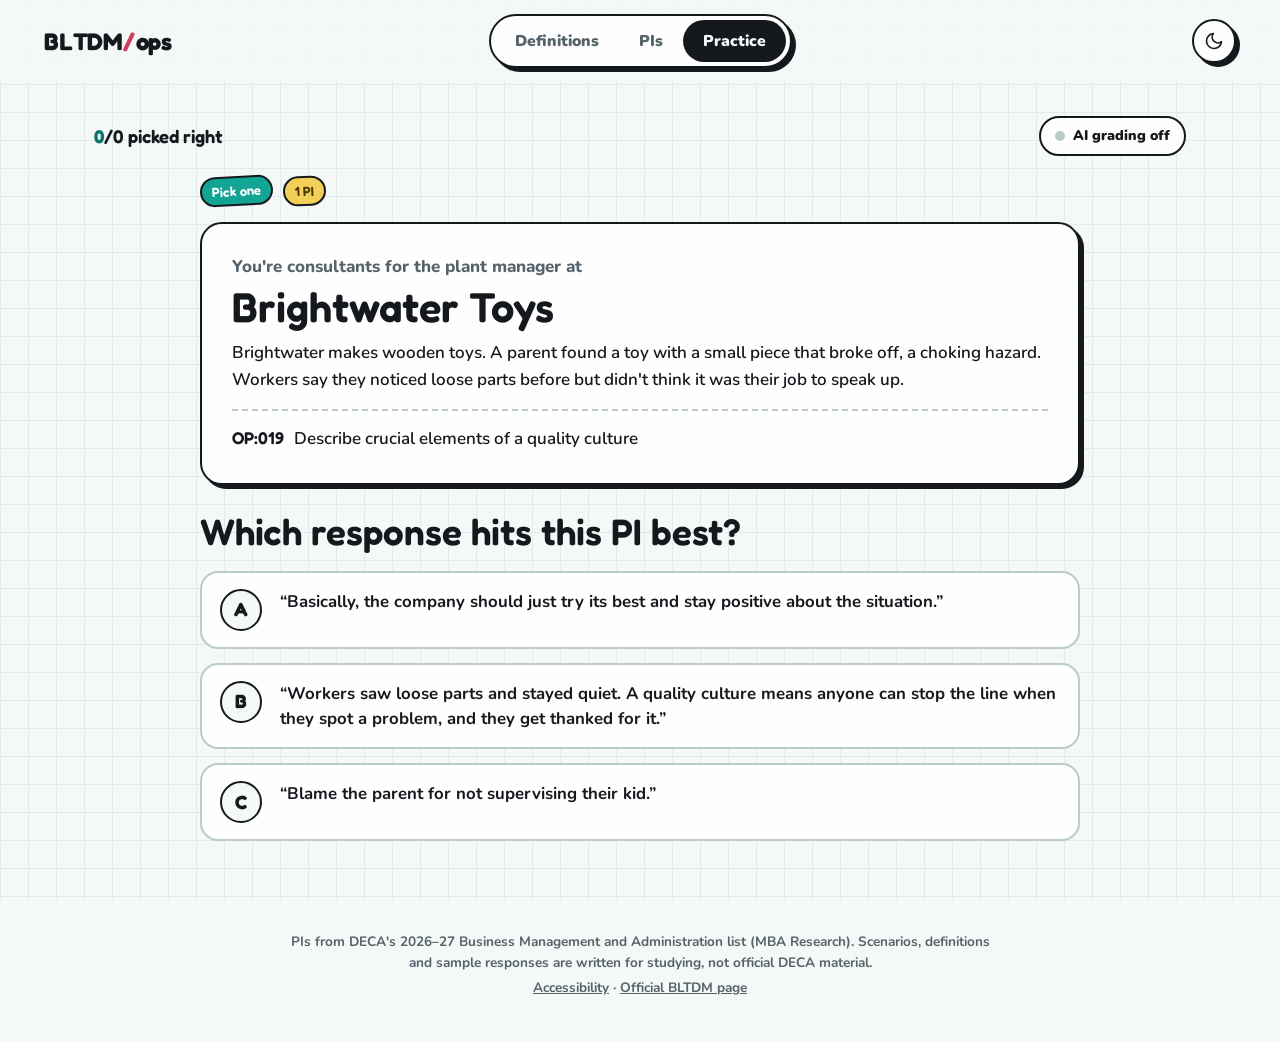
<file: index.html>
<!DOCTYPE html>
<html lang="en">
<head>
<meta charset="utf-8">
<meta name="viewport" content="width=device-width,initial-scale=1,viewport-fit=cover">
<title>BLTDM Ops Prep · Definitions, PIs and practice</title>
<meta name="description" content="Study DECA BLTDM Operations: 99 definitions, all 64 Operations PIs explained, and practice that has you pick and write judge-ready responses.">
<meta name="theme-color" content="#F4F8F7">
<link rel="icon" href="favicon.svg" type="image/svg+xml">
<link rel="manifest" href="manifest.webmanifest">
<link rel="apple-touch-icon" href="apple-touch-icon.png">
<meta name="apple-mobile-web-app-capable" content="yes">
<meta name="mobile-web-app-capable" content="yes">
<meta name="apple-mobile-web-app-title" content="BLTDM Prep">
<link rel="preconnect" href="https://fonts.googleapis.com">
<link rel="preconnect" href="https://fonts.gstatic.com" crossorigin>
<link href="https://fonts.googleapis.com/css2?family=Courgette&family=Fredoka:wght@500;600;700&family=Nunito:wght@500;700;800;900&display=swap" rel="stylesheet">
<link rel="stylesheet" href="style.css?v=7">
</head>
<body>
<a class="skip" href="#main">Skip to content</a>

<header class="top">
  <a class="mark" href="#practice" data-tip="Go to practice">BLTDM<i>/</i>ops</a>
  <nav class="tabs" aria-label="Sections">
    <a href="#defs" data-tip="99 law, ethics and operations terms">Definitions</a>
    <a href="#pis" data-tip="All 64 Operations PIs, explained">PIs</a>
    <a href="#practice" data-tip="Pick the better response, or write your own and get graded">Practice</a>
  </nav>
  <button class="themebtn" id="theme" aria-label="Switch light or dark mode" data-tip="Switch light or dark mode">
    <svg viewBox="0 0 24 24" width="20" height="20"><path d="M21 12.8A9 9 0 1 1 11.2 3a7 7 0 0 0 9.8 9.8z" fill="none" stroke="currentColor" stroke-width="2" stroke-linejoin="round"/></svg>
  </button>
</header>

<main id="main">

  <!-- DEFINITIONS -->
  <section class="view" id="v-defs" aria-labelledby="h-defs" hidden>
    <div class="hero">
      <h1 id="h-defs">Definitions</h1>
      <p>99 words that show the judge you know law, ethics and operations. Each one is tagged with the PIs it helps you hit.</p>
    </div>
    <div class="toolbar">
      <label class="search"><svg viewBox="0 0 24 24"><path d="M10.5 4a6.5 6.5 0 1 1 0 13 6.5 6.5 0 0 1 0-13zM20 20l-4.6-4.6" fill="none" stroke="currentColor" stroke-width="2.4" stroke-linecap="round"/></svg><input id="dSearch" type="search" placeholder="Search, like OSHA or tariff" aria-label="Search definitions"></label>
      <p class="count" id="dCount"></p>
    </div>
    <nav class="az" id="az" aria-label="Jump to letter"></nav>
    <div id="dList"></div>
  </section>

  <!-- PIS -->
  <section class="view" id="v-pis" aria-labelledby="h-pis" hidden>
    <div class="hero">
      <h1 id="h-pis">The 64 PIs</h1>
      <p>Every Operations PI that can show up in BLTDM, from DECA's official 2026–27 list. Tap a tag to see what it means, how to use it and what to say.</p>
    </div>
    <div class="toolbar">
      <div class="chips" id="piFilters" role="group" aria-label="Filter PIs by topic"></div>
    </div>
    <div class="tags" id="piGrid"></div>
  </section>

  <!-- PRACTICE -->
  <section class="view" id="v-practice" aria-labelledby="h-practice" hidden>
    <h1 class="sr" id="h-practice">Practice</h1>
    <div class="pbar">
      <p class="score" id="pScore" data-tip="Your score this session"></p>
      <button class="keybtn" id="keyBtn" data-tip="Set up AI grading for written answers"></button>
    </div>
    <div class="stage" id="stage" aria-live="polite"></div>
  </section>

  <footer class="foot">
    <p>PIs from DECA's 2026–27 Business Management and Administration list (MBA Research). Scenarios, definitions and sample responses are written for studying, not official DECA material.</p>
    <p><a href="accessibility.html">Accessibility</a> · <a href="https://www.deca.org/compete/business-law-and-ethics-team-decision-making">Official BLTDM page</a></p>
  </footer>
</main>

<dialog class="sheet" id="keySheet" aria-labelledby="ksTitle">
  <form id="keyForm">
    <h2 id="ksTitle">AI grading</h2>
    <p>Written answers are graded by Google's Gemini. Paste a free API key from <a href="https://aistudio.google.com/apikey">aistudio.google.com/apikey</a>. It's saved only on this device and sent only to Google.</p>
    <label class="field"><span>Gemini API key</span><input id="keyInput" type="password" autocomplete="off" spellcheck="false" placeholder="Paste your key"></label>
    <p class="hint">No key? Written answers still get a quick offline check for PI ideas and vocab.</p>
    <div class="sheet-btns">
      <button class="btn ghost" type="button" id="keyClear">Remove key</button>
      <button class="btn" type="button" id="keyCancel">Cancel</button>
      <button class="btn primary" type="submit">Save key</button>
    </div>
  </form>
</dialog>

<div class="tip" id="tip" role="tooltip" hidden></div>
<script src="data.js?v=6"></script>
<script src="guide.js?v=6"></script>
<script src="practice.js?v=7"></script>
<script src="scenarios.js?v=7"></script>
<script src="app.js?v=7"></script>
<script>if ("serviceWorker" in navigator && location.protocol === "https:") navigator.serviceWorker.register("sw.js").catch(() => {});</script>
</body>
</html>
</file>
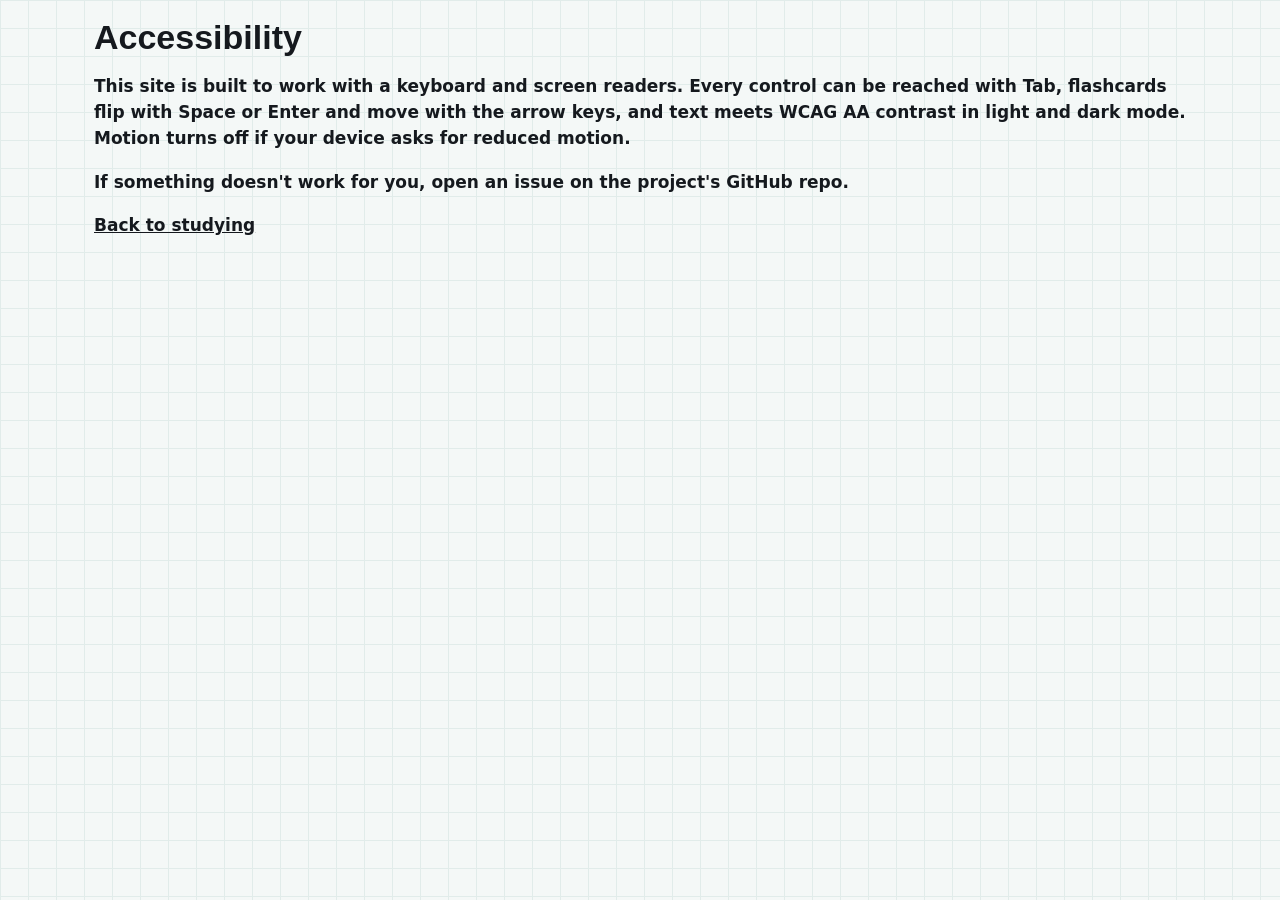
<file: accessibility.html>
<!DOCTYPE html><html lang="en"><head><meta charset="utf-8"><meta name="viewport" content="width=device-width,initial-scale=1"><title>Accessibility · BLTDM Ops Prep</title><link rel="icon" href="favicon.svg"><link rel="stylesheet" href="style.css"></head>
<body><main><div class="intro"><h1>Accessibility</h1><p>This site is built to work with a keyboard and screen readers. Every control can be reached with Tab, flashcards flip with Space or Enter and move with the arrow keys, and text meets WCAG AA contrast in light and dark mode. Motion turns off if your device asks for reduced motion.</p><p>If something doesn't work for you, open an issue on the project's GitHub repo.</p><p><a href="./">Back to studying</a></p></div></main></body></html>
</file>
<file: style.css>
/* BLTDM Ops Prep. Art direction: graph-paper study desk with sticker labels and paper PI tags
   (from Awwwards refs "Design Quiz" and "The Moral Catch"), in the mint + rose house palette. */
:root{
  --bg:#F4F8F7; --grid:#E1ECEA; --paper:#FDFEFD; --ink:#15191E; --mute:#56636A; --line:#D3DFDD; --line2:#BCCBC8;
  --mint:#0B776C; --mintFill:#12A594; --mintSoft:#DDF2EE; --onMint:#FDFEFD;
  --rose:#D0405F; --roseSoft:#FBE4EA; --sun:#F2CF56; --sunInk:#4A3B05;
  --good:#0B776C; --bad:#B8314F;
  --shadow:4px 4px 0 var(--ink);
}
[data-theme=dark]{
  --bg:#11141A; --grid:#1A1F27; --paper:#1A1E26; --ink:#EEF1F3; --mute:#A3AEB6; --line:#2B313C; --line2:#3C4452;
  --mint:#F4F6F8; --mintFill:#3CC7B0; --mintSoft:#173630; --onMint:#11141A;
  --rose:#F2708F; --roseSoft:#3A1D27; --sun:#E8C552; --sunInk:#2A2003;
  --good:#5FD9C3; --bad:#FF8FA9;
  --shadow:4px 4px 0 #000;
}
*{box-sizing:border-box}
@media (pointer:fine){html{overscroll-behavior-y:none}}
html{scroll-padding-top:150px}
body{margin:0;color:var(--ink);font:17px/1.55 Nunito,system-ui,sans-serif;font-weight:600;-webkit-font-smoothing:antialiased;
  background-color:var(--bg);
  background-image:linear-gradient(var(--grid) 1.5px,transparent 1.5px),linear-gradient(90deg,var(--grid) 1.5px,transparent 1.5px);
  background-size:28px 28px;background-attachment:fixed}
h1,h2,h3{font-family:Fredoka,sans-serif;font-weight:600;line-height:1.05;margin:0}
a{color:inherit}
button{font:inherit;color:inherit}
:focus-visible{outline:3px solid var(--rose);outline-offset:3px;border-radius:10px}
.sr{position:absolute;width:1px;height:1px;overflow:hidden;clip:rect(0 0 0 0)}
.skip{position:absolute;left:-999px;top:8px;background:var(--paper);padding:8px 12px;border-radius:8px;z-index:50}
.skip:focus{left:8px}

/* ---------- header ---------- */
.top{position:sticky;top:0;z-index:20;display:grid;grid-template-columns:1fr auto 1fr;align-items:center;gap:16px;
  padding:calc(14px + env(safe-area-inset-top)) clamp(16px,4vw,44px) 14px;background:color-mix(in srgb,var(--bg) 90%,transparent);backdrop-filter:blur(8px)}
.mark{font-family:Fredoka,sans-serif;font-weight:700;font-size:1.5rem;text-decoration:none;letter-spacing:-.01em}
.mark i{font-style:normal;color:var(--rose);margin:0 1px}
.tabs{display:flex;background:var(--paper);border:2.5px solid var(--ink);border-radius:999px;padding:4px;box-shadow:var(--shadow)}
.tabs a{padding:9px 20px;border-radius:999px;text-decoration:none;font-weight:900;font-size:.98rem;color:var(--mute);white-space:nowrap;transition:background .15s,color .15s}
.tabs a:hover{color:var(--ink)}
.tabs a[aria-current=page]{background:var(--ink);color:var(--bg)}
.themebtn{justify-self:end;border:2.5px solid var(--ink);background:var(--paper);border-radius:50%;width:44px;height:44px;display:grid;place-items:center;cursor:pointer;box-shadow:var(--shadow)}
.themebtn:active{transform:translate(2px,2px);box-shadow:2px 2px 0 var(--ink)}

main{max-width:1180px;margin:0 auto;padding:20px clamp(16px,4vw,44px) 40px}

/* ---------- hero ---------- */
.hero{padding:34px 0 26px;max-width:780px}
.hero h1{font-size:clamp(3.2rem,10vw,7.2rem);letter-spacing:-.03em}
.hero p{font-size:1.15rem;color:var(--mute);margin:14px 0 0;max-width:56ch}
.toolbar{display:flex;align-items:center;gap:16px;flex-wrap:wrap;margin-bottom:18px}
.search{flex:1;max-width:520px;display:flex;align-items:center;gap:10px;background:var(--paper);border:2.5px solid var(--ink);border-radius:16px;padding:0 16px;box-shadow:var(--shadow)}
.search svg{width:20px;height:20px;flex:none;color:var(--mute)}
.search input{flex:1;border:0;background:none;font:inherit;font-weight:800;color:var(--ink);padding:13px 0;outline:none;min-width:0}
.count{margin:0;font-weight:900;color:var(--mute)}

/* stickers + chips */
.sticker{display:inline-block;font-family:Fredoka,sans-serif;font-weight:600;font-size:.82rem;padding:3px 10px;border-radius:999px;border:2px solid var(--ink);background:var(--sun);color:var(--sunInk);transform:rotate(-3deg);white-space:nowrap}
.sticker.mint{background:var(--mintFill);color:#fff}
.sticker.rose{background:var(--rose);color:#fff}
[data-theme=dark] .sticker.mint,[data-theme=dark] .sticker.rose{color:#11141A}
.chips{display:flex;flex-wrap:wrap;gap:8px}
.chip{border:2px solid var(--ink);background:var(--paper);padding:6px 14px;border-radius:999px;font-weight:900;font-size:.9rem;cursor:pointer}
.chip:hover{background:var(--mintSoft)}
.chip[aria-pressed=true]{background:var(--ink);color:var(--bg)}

/* ---------- definitions ---------- */
.az{display:flex;flex-wrap:wrap;gap:4px;margin:0 0 10px}
.az a{width:34px;height:34px;display:grid;place-items:center;border-radius:10px;font-family:Fredoka,sans-serif;font-weight:600;text-decoration:none;color:var(--mute)}
.az a:hover{background:var(--paper);color:var(--ink)}
.letter{display:grid;grid-template-columns:120px 1fr;gap:20px;border-top:2.5px solid var(--ink);padding:18px 0 8px}
.letter>h2{font-size:4.2rem;color:var(--rose);line-height:.9}
.terms{display:grid;grid-template-columns:repeat(auto-fill,minmax(300px,1fr));gap:14px}
.term{background:var(--paper);border:2px solid var(--line2);border-radius:16px;padding:16px 18px}
.term h3{font-size:1.3rem;margin-bottom:6px}
.term p{margin:0;color:var(--mute);font-weight:600}
.term .pis{display:flex;flex-wrap:wrap;gap:6px;margin-top:10px}
.pi-mini{font-size:.74rem;font-weight:900;border:2px solid var(--line2);border-radius:7px;padding:0 6px;color:var(--mute);text-decoration:none}
.pi-mini:hover{border-color:var(--ink);color:var(--ink)}
.empty{font-weight:800;color:var(--mute);padding:30px 0}

/* ---------- PI tags ---------- */
.tags{display:grid;grid-template-columns:repeat(auto-fill,minmax(270px,1fr));gap:18px;align-items:start}
.ptag{position:relative;background:var(--paper);border:2.5px solid var(--ink);border-radius:8px 22px 22px 22px;box-shadow:var(--shadow);text-align:left;padding:20px 20px 18px 20px;cursor:pointer;width:100%;transition:transform .15s}
.ptag:hover{transform:translate(-2px,-2px);box-shadow:6px 6px 0 var(--ink)}
.ptag::before{content:"";position:absolute;top:16px;right:16px;width:12px;height:12px;border-radius:50%;border:2.5px solid var(--ink);background:var(--bg)}
.ptag .meta{display:flex;align-items:center;gap:8px;margin-bottom:10px}
.ptag .code{font-family:Fredoka,sans-serif;font-weight:600;font-size:1rem}
.lv{font-size:.72rem;font-weight:900;border:2px solid var(--line2);border-radius:7px;padding:0 5px;color:var(--mute)}
.lv.sp{border-color:var(--rose);color:var(--rose)}
.ptag .t{display:block;font-family:Fredoka,sans-serif;font-weight:500;font-size:1.2rem;line-height:1.25}
.ptag .grp{display:block;margin-top:12px;font-size:.84rem;color:var(--mute);font-weight:800}
.ptag.open{grid-column:1/-1;cursor:default;transform:none;box-shadow:6px 6px 0 var(--mintFill)}
.ptag.open .t{font-size:clamp(1.5rem,3vw,2.1rem)}
.pdetail{display:grid;grid-template-columns:repeat(3,1fr);gap:22px;margin-top:20px;padding-top:18px;border-top:2px dashed var(--line2)}
.pdetail h4{margin:0 0 4px;font-family:Courgette,cursive;font-weight:400;color:var(--rose);font-size:1.15rem}
.pdetail p{margin:0}
.pdetail .vocab{grid-column:1/-1;display:flex;flex-wrap:wrap;gap:8px;align-items:center}
.pdetail .vocab h4{margin-right:6px}
.closex{position:absolute;top:10px;right:42px;border:0;background:none;font-weight:900;color:var(--mute);cursor:pointer;padding:6px 10px;border-radius:8px}
.closex:hover{color:var(--ink);background:var(--bg)}
.vlink{border:2px solid var(--ink);background:var(--sun);color:var(--sunInk);border-radius:999px;padding:2px 10px;font-weight:900;font-size:.86rem;text-decoration:none}

/* ---------- practice ---------- */
.pbar{display:flex;justify-content:space-between;align-items:center;gap:12px;margin:14px 0 6px}
.score{margin:0;font-family:Fredoka,sans-serif;font-weight:600;font-size:1.15rem}
.score b{color:var(--mint)}
[data-theme=dark] .score b{color:var(--good)}
.keybtn{border:2px solid var(--ink);background:var(--paper);border-radius:999px;padding:7px 14px;font-weight:900;font-size:.88rem;cursor:pointer;display:flex;align-items:center;gap:8px}
.keybtn .dot{width:10px;height:10px;border-radius:50%;background:var(--line2)}
.keybtn.on .dot{background:var(--mintFill)}
.stage{max-width:880px;margin:0 auto;padding:14px 0 30px}
.q-top{display:flex;gap:10px;align-items:center;flex-wrap:wrap;margin-bottom:16px}
.casecard{background:var(--paper);border:2.5px solid var(--ink);border-radius:22px;box-shadow:var(--shadow);padding:clamp(20px,3vw,30px);margin-bottom:26px}
.casecard .who{margin:0;color:var(--mute);font-weight:800}
.casecard h2{font-size:clamp(1.8rem,4vw,2.6rem);margin:4px 0 12px}
.casecard p{margin:0}
.casecard .pilist{margin-top:16px;padding-top:14px;border-top:2px dashed var(--line2);display:flex;flex-direction:column;gap:8px}
.casecard .pilist div{display:flex;gap:10px;align-items:baseline}
.casecard .pilist b{font-family:Fredoka,sans-serif;font-weight:600;white-space:nowrap}
.ask{font-family:Fredoka,sans-serif;font-weight:600;font-size:clamp(1.6rem,3.6vw,2.3rem);line-height:1.15;margin:0 0 18px;max-width:28ch}
.resps{display:grid;gap:14px}
.resp{display:grid;grid-template-columns:46px 1fr;gap:14px;align-items:start;text-align:left;background:var(--paper);border:2.5px solid var(--line2);border-radius:18px;padding:16px 18px;cursor:pointer;font-weight:700;font-size:1.05rem;line-height:1.5;transition:border-color .12s,transform .12s}
.resp:hover:not(:disabled){border-color:var(--ink);transform:translate(-2px,-2px);box-shadow:var(--shadow)}
.resp .L{width:42px;height:42px;border-radius:50%;border:2.5px solid var(--ink);display:grid;place-items:center;font-family:Fredoka,sans-serif;font-weight:700;font-size:1.2rem;background:var(--bg)}
.resp:disabled{cursor:default}
.resp.best{border-color:var(--mintFill);background:var(--mintSoft)}
.resp.best .L{background:var(--mintFill);color:#fff;border-color:var(--mintFill)}
.resp.picked-wrong{border-color:var(--bad);background:var(--roseSoft)}
.resp.picked-wrong .L{background:var(--bad);color:#fff;border-color:var(--bad)}
.why{display:block;margin-top:8px;font-size:.92rem;font-weight:700;color:var(--mute)}
.resp.best .why{color:var(--good)} .resp.picked-wrong .why{color:var(--bad)}
.verdict{margin:22px 0 0;display:flex;align-items:center;justify-content:space-between;gap:16px;flex-wrap:wrap;padding:18px 20px;border-radius:18px;border:2.5px solid var(--ink);background:var(--paper);box-shadow:var(--shadow)}
.verdict h3{font-size:1.6rem}
.verdict.good h3{color:var(--good)} .verdict.bad h3{color:var(--bad)}
.verdict p{margin:4px 0 0;max-width:60ch}

.write{display:block;width:100%;min-height:200px;resize:vertical;background:var(--paper);border:2.5px solid var(--ink);border-radius:18px;padding:18px;font:inherit;font-weight:600;font-size:1.05rem;line-height:1.6;color:var(--ink);box-shadow:var(--shadow)}
.write:focus{outline:none;box-shadow:6px 6px 0 var(--mintFill)}
.writebar{display:flex;justify-content:space-between;align-items:center;gap:12px;margin-top:16px;flex-wrap:wrap}
.writebar .mute{color:var(--mute);font-weight:800;font-size:.92rem}
.grade{margin-top:24px;background:var(--paper);border:2.5px solid var(--ink);border-radius:22px;box-shadow:var(--shadow);padding:clamp(20px,3vw,28px)}
.grade-head{display:flex;align-items:center;gap:18px;flex-wrap:wrap}
.big{font-family:Fredoka,sans-serif;font-weight:700;font-size:4.2rem;line-height:1}
.big small{font-size:1.6rem;color:var(--mute)}
.grade-head p{margin:0;font-weight:800;max-width:48ch}
.pichk{display:grid;gap:8px;margin:18px 0}
.pichk div{display:flex;gap:10px;align-items:flex-start;padding:10px 12px;border-radius:12px;background:var(--bg)}
.pichk .ok{color:var(--good);font-weight:900;white-space:nowrap}
.pichk .no{color:var(--bad);font-weight:900;white-space:nowrap}
.grade h4{margin:18px 0 4px;font-family:Courgette,cursive;font-weight:400;color:var(--rose);font-size:1.2rem}
.grade ul{margin:0;padding-left:20px}
.grade li{margin:4px 0}
.better{margin:0;padding:14px 16px;border-left:4px solid var(--mintFill);background:var(--mintSoft);border-radius:0 12px 12px 0}
.source{margin-top:14px;font-size:.82rem;color:var(--mute);font-weight:800}
.loading{display:flex;align-items:center;gap:12px;font-weight:900;color:var(--mute);margin-top:22px}
.loading i{width:22px;height:22px;border-radius:50%;border:3px solid var(--line2);border-top-color:var(--mintFill);animation:spin .8s linear infinite}
@keyframes spin{to{transform:rotate(360deg)}}

/* buttons */
.btn{display:inline-flex;align-items:center;justify-content:center;gap:8px;border:2.5px solid var(--ink);background:var(--paper);padding:11px 20px;border-radius:14px;font-weight:900;cursor:pointer;box-shadow:var(--shadow);transition:transform .08s,box-shadow .08s}
.btn:active:not(:disabled){transform:translate(3px,3px);box-shadow:1px 1px 0 var(--ink)}
.btn.primary{background:var(--mint);color:var(--onMint)}
[data-theme=dark] .btn.primary{border-color:var(--mint)}
.btn.ghost{box-shadow:none;border-color:transparent;color:var(--mute)}
.btn:disabled{opacity:.45;cursor:default;box-shadow:none}

/* key sheet */
.sheet{border:2.5px solid var(--ink);border-radius:22px;box-shadow:6px 6px 0 var(--ink);background:var(--paper);color:var(--ink);padding:26px;max-width:480px;width:calc(100% - 32px)}
.sheet::backdrop{background:rgba(17,20,26,.45)}
.sheet h2{font-size:1.8rem;margin-bottom:8px}
.sheet p{margin:0 0 14px;color:var(--mute)}
.field{display:block;margin-bottom:10px}
.field span{display:block;font-weight:900;margin-bottom:6px}
.field input{width:100%;font:inherit;font-weight:700;padding:12px 14px;border:2.5px solid var(--ink);border-radius:12px;background:var(--bg);color:var(--ink)}
.hint{font-size:.88rem}
.sheet-btns{display:flex;gap:10px;justify-content:flex-end;flex-wrap:wrap}

.foot{margin:60px auto 0;max-width:720px;text-align:center;color:var(--mute);font-size:.85rem;font-weight:700}
.foot p{margin:4px 0}
.tip{position:fixed;z-index:60;max-width:250px;background:var(--ink);color:var(--bg);font-size:.82rem;font-weight:800;padding:6px 10px;border-radius:9px;pointer-events:none;line-height:1.35}

@media (max-width:820px){
  .top{grid-template-columns:1fr auto;row-gap:12px}
  .tabs{grid-column:1/-1;grid-row:2;justify-self:stretch}
  .tabs a{flex:1;text-align:center;padding:9px 6px}
  html{scroll-padding-top:170px}
  .letter{grid-template-columns:1fr;gap:6px}
  .letter>h2{font-size:3rem}
  .pdetail{grid-template-columns:1fr}
  .closex{right:38px}
}
@media (prefers-reduced-motion:reduce){*{transition:none!important;animation:none!important}}
.why[hidden]{display:none}
</file>
